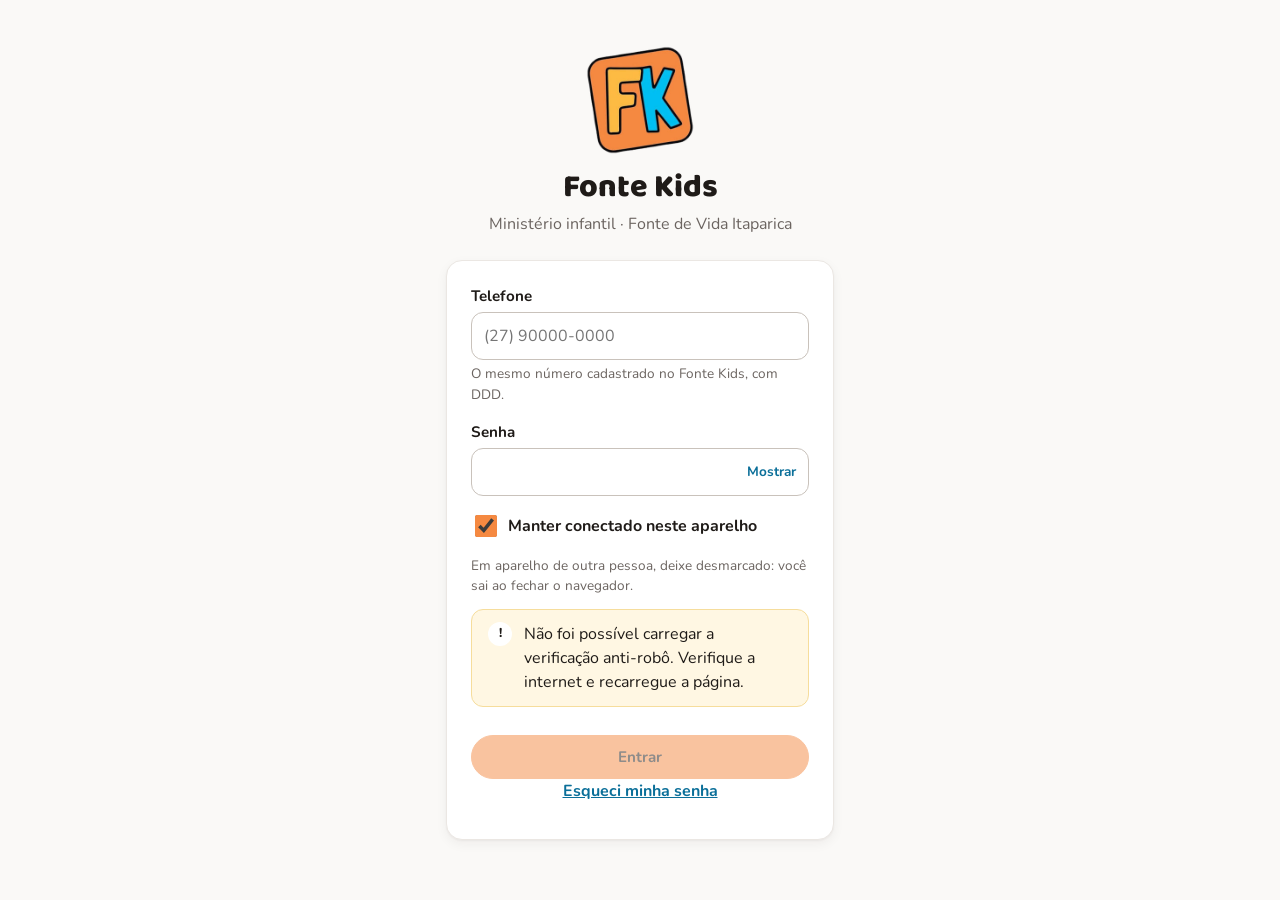
<file: app/index.html>
<!doctype html>
<html lang="pt-BR">
<head>
  <meta charset="utf-8">
  <meta name="viewport" content="width=device-width, initial-scale=1, viewport-fit=cover">
  <!-- Segurança: o app só fala com o próprio endereço, o Supabase, o Cloudinary
       (fotos) e o captcha da Cloudflare. Nada de scripts de terceiros.
       manifest/worker: só arquivos do próprio app (Etapa 6). -->
  <meta http-equiv="Content-Security-Policy" content="default-src 'self'; script-src 'self' https://challenges.cloudflare.com; style-src 'self'; font-src 'self'; img-src 'self' data: blob: https://res.cloudinary.com https://api.cloudinary.com; connect-src 'self' https://pnujayydfuimfhcgrxjo.supabase.co wss://pnujayydfuimfhcgrxjo.supabase.co; frame-src https://challenges.cloudflare.com; manifest-src 'self'; worker-src 'self'; object-src 'none'; base-uri 'self'; form-action 'self'">
  <meta name="referrer" content="no-referrer">
  <meta name="robots" content="noindex, nofollow">
  <meta name="theme-color" content="#f58941">
  <title>Fonte Kids</title>
  <link rel="manifest" href="manifest.webmanifest">
  <link rel="icon" type="image/png" sizes="32x32" href="img/icones/favicon-32.png">
  <link rel="icon" type="image/png" sizes="192x192" href="img/icones/icone-192.png">
  <link rel="apple-touch-icon" href="img/icones/apple-touch-icon-180.png">
  <meta name="apple-mobile-web-app-capable" content="yes">
  <meta name="mobile-web-app-capable" content="yes">
  <meta name="apple-mobile-web-app-title" content="Fonte Kids">
  <meta name="apple-mobile-web-app-status-bar-style" content="default">
  <link rel="preload" href="fonts/nunito-latin-400-normal.woff2" as="font" type="font/woff2" crossorigin>
  <link rel="preload" href="fonts/baloo-2-latin-800-normal.woff2" as="font" type="font/woff2" crossorigin>
  <link rel="stylesheet" href="css/tema.css">
  <link rel="stylesheet" href="css/componentes.css">
  <script src="vendor/supabase-2.118.0.js" defer></script>
  <script type="module" src="js/app.js"></script>
</head>
<body>
  <div id="app">
    <div class="carregando" role="status"><span class="girando" aria-hidden="true"></span>Carregando…</div>
  </div>
  <noscript><p class="centro">O Fonte Kids precisa do JavaScript ligado no navegador.</p></noscript>
</body>
</html>
</file>
<file: app/css/tema.css>
/* =====================================================================
   Fonte Kids – tema (cores, fontes, espaçamentos)
   Visual limpo (Etapa 7): fundo quase branco, cartões brancos, borda fina,
   sombra suave. Cores da logo como destaque: laranja = ação principal,
   azul = links/informação, amarelo = atenção, vermelho = alergia/erro.
   Fontes servidas pelo próprio app (sem Google Fonts: nenhum dado de
   acesso vai para terceiros).
   ===================================================================== */
@font-face { font-family: "Baloo 2"; font-weight: 700; font-display: swap; src: url("../fonts/baloo-2-latin-700-normal.woff2") format("woff2"); }
@font-face { font-family: "Baloo 2"; font-weight: 800; font-display: swap; src: url("../fonts/baloo-2-latin-800-normal.woff2") format("woff2"); }
@font-face { font-family: "Nunito"; font-weight: 400; font-display: swap; src: url("../fonts/nunito-latin-400-normal.woff2") format("woff2"); }
@font-face { font-family: "Nunito"; font-weight: 600; font-display: swap; src: url("../fonts/nunito-latin-600-normal.woff2") format("woff2"); }
@font-face { font-family: "Nunito"; font-weight: 700; font-display: swap; src: url("../fonts/nunito-latin-700-normal.woff2") format("woff2"); }
@font-face { font-family: "Nunito"; font-weight: 800; font-display: swap; src: url("../fonts/nunito-latin-800-normal.woff2") format("woff2"); }

:root {
  color-scheme: light;

  /* Marca (da logo) */
  --laranja: #f58941;
  --laranja-escuro: #b4500f;   /* laranja com contraste para texto */
  --laranja-claro: #fde6d6;
  --amarelo: #fdbb43;
  --amarelo-claro: #fff7e3;
  --amarelo-borda: #f6dd9c;
  --azul: #00bff3;
  --azul-texto: #0b6f99;       /* azul com contraste para texto/links */
  --azul-claro: #e6f6fd;
  --contorno: #1f1b18;         /* cor do texto escuro da logo */

  /* Destaque do departamento (Fonte Kids = laranja).
     No futuro app da igreja, cada departamento troca só estas 3:
     [data-departamento="outro"] { --destaque: …; --destaque-claro: …; --destaque-texto: …; } */
  --destaque: var(--laranja);
  --destaque-claro: var(--laranja-claro);
  --destaque-texto: var(--laranja-escuro);

  /* Neutros */
  --fundo: #faf9f7;
  --superficie: #ffffff;
  --texto: #1f1b18;
  --texto-suave: #6b6460;
  --texto-fraco: #a39b95;      /* só para ícones e setas, nunca para texto */
  --borda: #ebe7e3;
  --borda-suave: #f1eeea;
  --borda-campo: #c9c2bb;      /* borda de campos e botões de contorno */

  /* Estados */
  --sucesso: #1f8a4c;  --sucesso-claro: #e3f4e9;
  --atencao: #5c4a1c;  --atencao-claro: var(--amarelo-claro);
  --erro: #b3261e;     --erro-claro: #fdeceb;   --erro-borda: #f3c2be;

  /* Tipografia */
  --fonte-titulo: "Baloo 2", "Nunito", system-ui, sans-serif;
  --fonte-texto: "Nunito", system-ui, -apple-system, "Segoe UI", sans-serif;

  /* Forma: borda fina e sombra suave */
  --traco: 1px solid var(--borda);
  --raio: 16px;
  --raio-p: 12px;
  --sombra: 0 1px 2px rgba(31, 27, 24, .04), 0 4px 12px rgba(31, 27, 24, .05);
  --sombra-p: 0 1px 2px rgba(31, 27, 24, .05);
  --sombra-alta: 0 8px 28px rgba(31, 27, 24, .14);

  /* Espaços */
  --e1: 4px; --e2: 8px; --e3: 12px; --e4: 16px; --e5: 24px; --e6: 32px;
  --largura: 560px;
}

*, *::before, *::after { box-sizing: border-box; }
html { -webkit-text-size-adjust: 100%; }
body {
  margin: 0;
  min-height: 100dvh;
  background: var(--fundo);
  color: var(--texto);
  font-family: var(--fonte-texto);
  font-size: 16px;
  line-height: 1.5;
}
h1, h2, h3 { font-family: var(--fonte-titulo); line-height: 1.15; margin: 0 0 var(--e3); }
h1 { font-size: 1.7rem; font-weight: 800; }
h2 { font-size: 1.2rem; font-weight: 800; }
h3 { font-size: 1.05rem; font-weight: 700; }
p { margin: 0 0 var(--e3); }
a { color: var(--azul-texto); font-weight: 700; }
img { max-width: 100%; display: block; }
:focus-visible { outline: 3px solid var(--azul-texto); outline-offset: 2px; }
.so-leitor { position: absolute; width: 1px; height: 1px; overflow: hidden; clip: rect(0 0 0 0); white-space: nowrap; }

@media (prefers-reduced-motion: reduce) {
  * { animation: none !important; transition: none !important; }
}
</file>
<file: app/css/componentes.css>
/* =====================================================================
   Fonte Kids – componentes reutilizáveis
   ===================================================================== */

/* ---------- Estrutura ---------- */
.topo {
  display: flex; align-items: center; gap: var(--e3);
  min-height: 60px; padding: var(--e2) var(--e4);
  padding-top: calc(var(--e2) + env(safe-area-inset-top, 0px));
  background: var(--superficie);
  border-bottom: var(--traco);
  position: sticky; top: 0; z-index: 10;
}
.topo__marca { display: flex; align-items: center; color: var(--texto); text-decoration: none; flex: none; }
.topo__logo { width: 36px; height: 36px; }
.topo__nome { font-family: var(--fonte-titulo); font-weight: 800; font-size: 1.15rem; margin: 0; flex: 1; min-width: 0;
  overflow: hidden; text-overflow: ellipsis; white-space: nowrap; }
.topo__avatar { width: 38px; height: 38px; font-size: .85rem; text-decoration: none; flex: none; }
.topo__avatar[aria-current="page"] { box-shadow: 0 0 0 2px var(--superficie), 0 0 0 4px var(--destaque); }
.topo__avatar img { width: 100%; height: 100%; object-fit: cover; }

/* Barra de ícones: embaixo no celular, coluna à esquerda no computador */
.barra {
  position: fixed; left: 0; right: 0; bottom: 0; z-index: 30;
  display: flex; align-items: flex-start; justify-content: space-around;
  padding: 6px var(--e1) calc(6px + env(safe-area-inset-bottom, 0px));
  background: var(--superficie); border-top: var(--traco);
}
.barra__aba {
  flex: 1; min-width: 0; max-width: 120px; min-height: 52px;
  display: flex; flex-direction: column; align-items: center; justify-content: center; gap: 2px;
  color: var(--texto-suave); text-decoration: none; font: 600 .7rem var(--fonte-texto);
}
.barra__icone { position: relative; display: grid; place-items: center; width: 56px; height: 30px; border-radius: 999px; }
.barra__texto { overflow: hidden; text-overflow: ellipsis; white-space: nowrap; max-width: 100%; }
.barra__aba:hover .barra__icone { background: var(--fundo); }
.barra__aba[aria-current="page"] { color: var(--texto); font-weight: 800; }
.barra__aba[aria-current="page"] .barra__icone { background: var(--destaque-claro); }
.barra__contagem {
  position: absolute; top: -3px; right: 6px; min-width: 18px; height: 18px; padding: 0 4px;
  display: grid; place-items: center; border-radius: 999px; border: 2px solid var(--superficie);
  background: var(--destaque); color: var(--texto); font-size: .65rem; font-weight: 800; line-height: 1;
}
body.com-barra { padding-bottom: calc(68px + env(safe-area-inset-bottom, 0px)); }
body.com-barra .faixa-fixa--versao { bottom: calc(80px + env(safe-area-inset-bottom, 0px)); }
body.com-barra .toasts { bottom: calc(84px + env(safe-area-inset-bottom, 0px)); }
body.com-barra:has(.faixa-fixa--versao) .toasts { bottom: calc(150px + env(safe-area-inset-bottom, 0px)); }

@media (min-width: 900px) {
  body.com-barra { padding-bottom: 0; padding-left: 232px; }
  .barra {
    top: 0; right: auto; width: 232px; flex-direction: column; justify-content: flex-start; gap: var(--e1);
    padding: 76px var(--e3) var(--e4); border-top: 0; border-right: var(--traco);
  }
  .barra__aba { flex: none; max-width: none; min-height: 44px; flex-direction: row; justify-content: flex-start; gap: var(--e3);
    padding: 0 var(--e3) 0 var(--e1); border-radius: 999px; font-size: .95rem; }
  .barra__aba[aria-current="page"] { background: var(--destaque-claro); }
  .barra__icone { width: 36px; height: 36px; }
  .barra__aba[aria-current="page"] .barra__icone { background: transparent; }
  .barra__contagem { right: -4px; }
  body.com-barra .faixa-fixa--versao { bottom: calc(var(--e4) + env(safe-area-inset-bottom, 0px)); }
  body.com-barra .toasts { bottom: var(--e5); }
}

.conteudo {
  width: 100%; max-width: var(--largura);
  margin: 0 auto;
  padding: var(--e5) var(--e4) var(--e6);
}
.rodape { text-align: center; color: var(--texto-suave); font-size: .8rem; padding: var(--e4); }

/* Tela centralizada (login, 1º acesso) */
.tela-central {
  min-height: 100dvh;
  display: flex; flex-direction: column; justify-content: center;
  padding: var(--e5) var(--e4);
  max-width: 420px; margin: 0 auto;
}
.marca { text-align: center; margin-bottom: var(--e5); }
.marca img { width: 112px; height: 112px; margin: 0 auto var(--e2); }
.marca__titulo { font-family: var(--fonte-titulo); font-weight: 800; font-size: 2rem; margin: 0; }
.marca__sub { color: var(--texto-suave); margin: 0; }

/* ---------- Cartão ---------- */
.cartao {
  background: var(--superficie);
  border: var(--traco); border-radius: var(--raio);
  box-shadow: var(--sombra);
  padding: var(--e5);
  margin-bottom: var(--e4);
}
.cartao--laranja { background: var(--laranja-claro); }
.cartao--amarelo { background: var(--amarelo-claro); }
.cartao--azul    { background: var(--azul-claro); }

/* ---------- Botões ---------- */
.botao {
  display: inline-flex; align-items: center; justify-content: center; gap: var(--e2);
  min-height: 44px; padding: 0 var(--e4);
  font: 700 .95rem var(--fonte-texto);
  color: var(--texto);
  background: var(--superficie);
  border: 1px solid var(--borda-campo); border-radius: 999px;
  cursor: pointer; text-decoration: none;
  transition: background-color .12s, border-color .12s;
}
.botao:hover { background: var(--fundo); }
.botao:active { background: var(--borda-suave); }
.botao[disabled] { opacity: .5; cursor: not-allowed; }
/* Ação principal (uma por tela): cor do departamento, texto escuro (contraste) */
.botao--primario { background: var(--destaque); border-color: var(--destaque); color: var(--texto); }
.botao--primario:hover { background: var(--destaque); filter: brightness(.95); }
/* Ação secundária: só contorno */
.botao--secundario { border-color: var(--destaque); color: var(--destaque-texto); }
/* Informação (ex.: "Abrir", "Atualizar") */
.botao--azul { background: var(--azul-claro); border-color: var(--azul-claro); color: var(--azul-texto); }
.botao--azul:hover { background: #d3effb; }
.botao--perigo { background: var(--erro); border-color: var(--erro); color: #fff; }
.botao--perigo:hover { background: #9a1f18; }
.botao--texto { border-color: transparent; background: transparent; color: var(--azul-texto); padding: 0 var(--e2); }
.botao--texto:hover, .botao--texto:active { background: transparent; text-decoration: underline; }
.botao--largo { width: 100%; }
.botao--pequeno { min-height: 36px; padding: 0 var(--e3); font-size: .875rem; }
.botao .icone-linha { width: 18px; height: 18px; }

/* ---------- Formulários ---------- */
.campo { display: flex; flex-direction: column; gap: var(--e1); margin-bottom: var(--e4); }
.campo__rotulo { font-weight: 700; font-size: .95rem; }
.campo__ajuda { font-size: .85rem; color: var(--texto-suave); }
.campo__erro { font-size: .85rem; color: var(--erro); font-weight: 700; }
.entrada {
  min-height: 48px; width: 100%;
  padding: 0 var(--e3);
  font: 400 1rem var(--fonte-texto); color: var(--texto);
  background: var(--superficie);
  border: 1px solid var(--borda-campo); border-radius: var(--raio-p);
}
.entrada:focus { outline: none; border-color: var(--azul-texto); box-shadow: 0 0 0 3px var(--azul-claro); }
.entrada[aria-invalid="true"] { border-color: var(--erro); }
.senha-box { position: relative; }
.senha-box .entrada { padding-right: 76px; }
.senha-box .botao--texto { position: absolute; right: 4px; top: 50%; transform: translateY(-50%); min-height: 40px; font-size: .85rem; }
.marcar { display: flex; align-items: center; gap: var(--e2); font-weight: 700; cursor: pointer; margin-bottom: var(--e4); }
.marcar input { width: 22px; height: 22px; accent-color: var(--laranja); }

/* ---------- Avisos ---------- */
.aviso {
  display: flex; gap: var(--e3); align-items: flex-start;
  padding: var(--e3) var(--e4);
  border: 1px solid #c9ebf9; border-radius: var(--raio-p);
  margin-bottom: var(--e4);
  background: var(--azul-claro);
}
.aviso__icone { font-weight: 800; flex: none; width: 24px; height: 24px; border-radius: 50%; border: 0;
  display: grid; place-items: center; font-size: .8rem; background: var(--superficie); }
.aviso p { margin: 0; }
.aviso--sucesso { background: var(--sucesso-claro); border-color: #bfe3cc; }
.aviso--atencao { background: var(--atencao-claro); border-color: var(--amarelo-borda); }
.aviso--erro    { background: var(--erro-claro); border-color: var(--erro-borda); }

/* Mensagem rápida (toast) */
.toasts { position: fixed; left: 50%; bottom: var(--e5); transform: translateX(-50%);
  display: flex; flex-direction: column; gap: var(--e2); z-index: 100; width: min(92vw, 420px); }
.toasts .aviso { box-shadow: var(--sombra-alta); margin: 0; animation: subir .2s ease-out; }
@keyframes subir { from { opacity: 0; transform: translateY(8px); } to { opacity: 1; transform: none; } }

/* ---------- Etiquetas, listas, carregando ---------- */
.etiqueta { display: inline-flex; align-items: center; gap: var(--e1); padding: 2px 10px; border: 1px solid var(--amarelo-borda); border-radius: 999px;
  font-size: .8rem; font-weight: 700; line-height: 1.5; background: var(--amarelo-claro); color: var(--atencao); }
.etiqueta--azul { background: var(--azul-claro); border-color: #c9ebf9; color: var(--azul-texto); }
.etiqueta--laranja { background: var(--laranja-claro); border-color: #f9cfb2; color: #7a3a0e; }
.etiqueta--neutra { background: var(--fundo); border-color: var(--borda); color: var(--texto-suave); }
.etiqueta--sucesso { background: var(--sucesso-claro); border-color: #bfe3cc; color: #17663a; }
/* Alergia/cuidados: vermelha, sempre no topo da ficha */
.etiqueta--alergia { background: var(--erro-claro); border-color: var(--erro-borda); color: var(--erro); }
.etiqueta .icone-linha { width: 14px; height: 14px; }

.lista { list-style: none; margin: 0; padding: 0; display: flex; flex-direction: column; gap: var(--e2); }
.lista__item { display: flex; align-items: center; gap: var(--e3); padding: var(--e3);
  background: var(--superficie); border: var(--traco); border-radius: var(--raio-p); }
.avatar { width: 44px; height: 44px; border-radius: 50%; border: 0; flex: none;
  display: grid; place-items: center; font-weight: 700; background: var(--azul-claro); color: var(--azul-texto); overflow: hidden; }
.avatar img { width: 100%; height: 100%; object-fit: cover; }

.carregando { display: flex; align-items: center; justify-content: center; gap: var(--e3);
  padding: var(--e6); color: var(--texto-suave); font-weight: 700; }
.girando { width: 28px; height: 28px; border-radius: 50%; border: 3px solid var(--destaque-claro);
  border-top-color: var(--destaque); animation: girar .8s linear infinite; }
@keyframes girar { to { transform: rotate(360deg); } }

.grade { display: grid; gap: var(--e3); grid-template-columns: repeat(auto-fit, minmax(140px, 1fr)); }
.grade--tres { grid-template-columns: repeat(3, minmax(0, 1fr)); gap: var(--e2); }
.linha { display: flex; flex-wrap: wrap; gap: var(--e2); align-items: center; }
.amostra { height: 56px; border: var(--traco); color: var(--texto); border-radius: var(--raio-p); display: flex; align-items: flex-end;
  padding: var(--e1) var(--e2); font-size: .75rem; font-weight: 800; }
.separador { border: 0; border-top: 1px solid var(--borda); margin: var(--e5) 0; }
.centro { text-align: center; }
.suave { color: var(--texto-suave); }
.bg-laranja { background: var(--laranja); }
.bg-amarelo { background: var(--amarelo); }
.bg-azul { background: var(--azul); }
.bg-fundo { background: var(--fundo); }
.bg-contorno { background: var(--contorno); color: #fff; }

/* Verificação anti-robô (Turnstile) – reserva o espaço do quadro */
.captcha { min-height: 65px; display: flex; justify-content: center; margin: 0.25rem 0 0.75rem; }
.captcha .aviso { width: 100%; }

/* ---------- 1º acesso (Fase 10 · Etapa 3) ---------- */
[hidden] { display: none !important; }
.passo-rotulo { margin: 0; font-weight: 800; font-size: .8rem; letter-spacing: .04em; text-transform: uppercase; color: var(--destaque-texto); }
.termo-texto {
  max-height: 50vh; overflow-y: auto; white-space: pre-wrap; overflow-wrap: anywhere;
  padding: var(--e3); margin-bottom: var(--e2);
  background: var(--fundo); border: var(--traco); border-radius: var(--raio-p);
}
.termo-texto:focus { outline: 3px solid var(--azul-claro); }
select.entrada { cursor: pointer; }
.crianca-rel { margin-bottom: var(--e4); }
.crianca-rel .campo:last-child { margin-bottom: 0; }
.crianca-rel__nome { font-family: var(--fonte-titulo); font-weight: 800; font-size: 1.2rem; margin: 0 0 var(--e3); }

/* ---------- Casca: sino e menu (Fase 10 · Etapa 4) ---------- */
.icone { width: 24px; height: 24px; fill: currentColor; }
.botao-icone {
  position: relative; display: inline-grid; place-items: center;
  width: 44px; height: 44px; padding: 0;
  color: var(--texto); background: transparent;
  border: 0; border-radius: 999px;
  cursor: pointer;
}
.botao-icone:hover { background: var(--fundo); }
.botao-icone[aria-current="page"], .botao-icone[aria-expanded="true"] { background: var(--destaque-claro); }
.sino__contagem {
  position: absolute; top: -8px; right: -8px; min-width: 22px; height: 22px; padding: 0 5px;
  display: grid; place-items: center; border-radius: 999px; border: 2px solid var(--superficie);
  background: var(--destaque); color: var(--texto); font-size: .7rem; font-weight: 800; line-height: 1;
}
.menu {
  position: absolute; top: calc(100% + 6px); right: var(--e4);
  width: min(260px, calc(100vw - 32px));
  background: var(--superficie); border: var(--traco); border-radius: var(--raio); box-shadow: var(--sombra-alta);
  padding: var(--e2); z-index: 20;
}
.menu__lista { list-style: none; margin: 0; padding: 0; }
.menu__item {
  display: block; width: 100%; padding: var(--e3); border: 0; border-radius: var(--raio-p);
  background: none; text-align: left; font: 600 1rem var(--fonte-texto); color: var(--texto);
  text-decoration: none; cursor: pointer;
}
.menu__item:hover { background: var(--fundo); }
.menu__item[aria-current="page"] { background: var(--destaque-claro); }
.menu__item--sair { color: var(--erro); border-top: 1px solid var(--borda); border-radius: 0; margin-top: var(--e1); }

/* ---------- Início, perfil e notificações ---------- */
.cabecalho-tela { display: flex; flex-wrap: wrap; align-items: center; justify-content: space-between; gap: var(--e2); margin-bottom: var(--e3); }
.cabecalho-tela h1 { margin: 0; }
.atalho { display: flex; align-items: center; justify-content: space-between; gap: var(--e3); }
.atalho__titulo { margin: 0; }
.atalho__texto { margin: 0; }

.perfil-cabecalho { display: flex; align-items: center; gap: var(--e3); margin-bottom: var(--e4); }
.perfil-cabecalho__nome { font-family: var(--fonte-titulo); font-weight: 800; font-size: 1.3rem; margin: 0; overflow-wrap: anywhere; }
.avatar--grande { width: 64px; height: 64px; font-size: 1.3rem; }
.dados { margin: 0; display: grid; gap: var(--e1); }
.dados dt { font-weight: 800; font-size: .85rem; color: var(--texto-suave); margin-top: var(--e2); }
.dados dd { margin: 0; overflow-wrap: anywhere; }
.lista-simples { margin: 0; padding-left: 1.2em; }

.notif { padding: var(--e3) var(--e4); background: var(--superficie); border: var(--traco); border-radius: var(--raio-p); }
.notif--nova { background: var(--superficie); border-left-color: var(--borda); box-shadow: inset 4px 0 0 var(--destaque); }
.notif__topo { display: flex; align-items: flex-start; justify-content: space-between; gap: var(--e2); }
.notif__titulo { font-weight: 800; margin: 0; }
.notif__corpo { margin: var(--e1) 0 0; overflow-wrap: anywhere; }
.notif__quando { font-size: .8rem; color: var(--texto-suave); margin: var(--e1) 0 0; }
.notif .linha { margin-top: var(--e2); }

/* ---------- Gestão de logins (Fase 10 · Etapa 5A) ---------- */
.abas { display: flex; gap: var(--e2); flex-wrap: wrap; margin: var(--e4) 0; }
.aba {
  position: relative; min-height: 44px; padding: 0 var(--e4);
  font: 700 .9rem var(--fonte-texto); color: var(--texto-suave);
  background: var(--superficie); border: 1px solid var(--borda-campo); border-radius: 999px; cursor: pointer;
}
.aba[aria-selected="true"] { background: var(--destaque-claro); border-color: var(--destaque); color: var(--texto); }
.aba:focus-visible { outline: 3px solid var(--azul-texto); outline-offset: 2px; }
.aba__contagem { position: static; display: inline-grid; margin-left: var(--e2); vertical-align: middle; }
.aba__contagem[hidden] { display: none; }
.confirmacao { width: 100%; padding: var(--e3); background: var(--amarelo-claro); border: 1px solid var(--amarelo-borda); border-radius: var(--raio-p); }
.confirmacao p { margin: 0 0 var(--e2); }
.notif .etiqueta { margin-top: var(--e1); }
.progresso { width: 100%; height: 18px; accent-color: var(--destaque); }

/* ---------- Cadastros e ficha (Fase 10 · Etapa 5B) ---------- */
.lista__item--link { color: inherit; text-decoration: none; }
.lista__item--link:hover { background: var(--fundo); }
.lista__item--link:focus-visible { outline: 3px solid var(--azul-texto); outline-offset: 2px; }
.lista__texto { min-width: 0; flex: 1; }
.lista__texto .linha { margin-top: var(--e1); }
.avatar--foto { width: 96px; height: 96px; font-size: 1.6rem; }
.avatar--foto img { display: block; }
.perfil-cabecalho h1.perfil-cabecalho__nome { margin: 0; }
.botao--whatsapp { background: #1f8a4c; border-color: #1f8a4c; color: #fff; }
.botao--whatsapp:hover { background: #18703d; }

/* Foto ampliada (toque na foto) */
.avatar--ampliavel { cursor: zoom-in; }
.avatar--foto:focus-visible { outline: 3px solid var(--azul-texto); outline-offset: 2px; }
.foto-ampliada { border: var(--traco); border-radius: var(--raio); box-shadow: var(--sombra-alta); padding: var(--e4);
  background: var(--superficie); max-width: min(92vw, 440px); text-align: center; }
.foto-ampliada::backdrop { background: rgba(31, 27, 24, .75); }
.foto-ampliada img { display: block; width: 100%; height: auto; max-height: 70vh; object-fit: contain; border-radius: var(--raio-p); }
.foto-ampliada__nome { font-weight: 800; margin: var(--e3) 0; }

/* ---------- Janelinha de formulário (Etapa 5C: relação com a criança) ---------- */
.janela { border: var(--traco); border-radius: var(--raio); box-shadow: var(--sombra-alta); padding: var(--e4);
  width: min(92vw, 420px); background: var(--superficie); color: inherit; }
.janela::backdrop { background: rgba(31, 27, 24, .75); }
.janela h2 { margin-top: 0; }

/* ---------- Edição pelo responsável (Etapa 5C) ---------- */
textarea.entrada { min-height: 96px; padding-top: var(--e2); padding-bottom: var(--e2); resize: vertical; font: inherit; }
input[type="file"].entrada { padding: var(--e2); }
.previa-foto { overflow: hidden; }
.previa-foto img { width: 100%; height: 100%; object-fit: cover; }
.janela { max-height: 90vh; overflow-y: auto; }
.acoes-cartao { margin-top: var(--e3); }

/* ---------- Pendências de cadastro (Etapa 5D) ---------- */
.pendencias { display: flex; flex-direction: column; gap: var(--e3); }
.pendencias > .cartao { margin: 0; }
.pendencia__topo { justify-content: space-between; }
.pendencia__familia { margin: 0; font-size: 1.1rem; }
.pendencia .notif__corpo { margin: var(--e1) 0; }
.pendencia .acoes-cartao { margin-top: var(--e2); }
.para-completar .lista { margin-top: var(--e2); }

/* ---------- App instalável (Etapa 6) ---------- */
/* Convite "Instale o app na tela inicial" (abaixo da barra do topo) */
.instalar {
  display: flex; gap: var(--e3); align-items: flex-start;
  max-width: var(--largura); margin: var(--e4) auto 0; width: calc(100% - 2 * var(--e4));
  padding: var(--e3) var(--e4);
  background: var(--amarelo-claro); border: 1px solid var(--amarelo-borda); border-radius: var(--raio);
}
.instalar__icone { width: 48px; height: 48px; flex: none; }
.instalar__texto { flex: 1; min-width: 0; }
.instalar__titulo { font-size: 1.15rem; margin: 0 0 var(--e1); }
.instalar__sub { margin: 0 0 var(--e2); font-size: .95rem; }
.instalar__passos { margin: 0 0 var(--e2); padding-left: 1.3em; font-size: .95rem; }
.instalar__passos li { margin-bottom: var(--e1); }

/* Faixas fixas: versão nova (embaixo) e sem conexão (em cima) */
.faixa-fixa {
  position: fixed; left: 50%; transform: translateX(-50%); z-index: 90;
  width: min(92vw, 420px);
  display: flex; align-items: center; justify-content: space-between; gap: var(--e3);
  padding: var(--e2) var(--e3) var(--e2) var(--e4);
  border: var(--traco); border-radius: var(--raio-p); box-shadow: var(--sombra-alta);
  font-weight: 700;
}
.faixa-fixa p { margin: 0; }
.faixa-fixa--versao { bottom: calc(var(--e4) + env(safe-area-inset-bottom, 0px)); background: var(--azul-claro); animation: subir .2s ease-out; }
.faixa-fixa--offline { top: calc(var(--e2) + env(safe-area-inset-top, 0px)); background: var(--atencao-claro); font-size: .9rem; }
body:has(.faixa-fixa--versao) .toasts { bottom: calc(96px + env(safe-area-inset-bottom, 0px)); }

/* =====================================================================
   Visual novo (Fase 10 · Etapa 7) – componentes do painel e das listas
   ===================================================================== */

/* Ícones de linha fina (js/icones.js) */
.icone-linha { width: 22px; height: 22px; flex: none; fill: none; stroke: currentColor;
  stroke-width: 1.75; stroke-linecap: round; stroke-linejoin: round; }

/* Título de seção com link à direita ("Ver todos") */
.secao-titulo { display: flex; align-items: baseline; justify-content: space-between; gap: var(--e2); margin: var(--e5) 0 var(--e3); }
.secao-titulo h2 { margin: 0; font-size: 1.1rem; }
.secao-titulo a { font-size: .9rem; text-decoration: none; }

/* Cartões de número (Início) */
.numeros { display: grid; gap: var(--e3); grid-template-columns: repeat(2, minmax(0, 1fr)); }
.numero { display: flex; align-items: center; gap: var(--e3); padding: var(--e3) var(--e4);
  background: var(--superficie); border: var(--traco); border-radius: var(--raio); box-shadow: var(--sombra);
  color: var(--texto); text-decoration: none; font-weight: 400; }
a.numero:hover { background: var(--fundo); }
.numero__icone { width: 40px; height: 40px; border-radius: var(--raio-p); flex: none;
  display: grid; place-items: center; background: var(--azul-claro); color: var(--azul-texto); }
.numero__valor { display: block; font: 800 1.5rem/1.1 var(--fonte-titulo); }
.numero__rotulo { display: block; font-size: .85rem; color: var(--texto-suave); }
.numero--destaque .numero__icone { background: var(--destaque-claro); color: var(--destaque-texto); }
.numero--atencao { background: var(--amarelo-claro); border-color: var(--amarelo-borda); }
.numero--atencao .numero__icone { background: var(--amarelo); color: var(--texto); }
.numero--atencao .numero__rotulo { color: var(--atencao); }

/* Atalhos em grade de ícones */
.atalhos { display: grid; gap: var(--e2); grid-template-columns: repeat(4, minmax(0, 1fr)); }
.atalhos__item { display: flex; flex-direction: column; align-items: center; gap: 6px; text-align: center;
  color: var(--texto); text-decoration: none; font-size: .8rem; font-weight: 600; min-width: 0; overflow-wrap: anywhere; }
.atalhos__icone { width: 56px; height: 56px; border-radius: var(--raio); display: grid; place-items: center;
  background: var(--superficie); border: var(--traco); box-shadow: var(--sombra-p); }
.atalhos__item:hover .atalhos__icone { background: var(--fundo); }

/* Lista compacta: foto, nome, 1 linha, seta */
.lista-compacta { list-style: none; margin: 0; padding: 0; background: var(--superficie);
  border: var(--traco); border-radius: var(--raio); box-shadow: var(--sombra); overflow: hidden; }
.lista-compacta > li + li { border-top: 1px solid var(--borda-suave); }
.item-compacto { display: flex; align-items: center; gap: var(--e3); padding: 10px var(--e4); min-height: 60px;
  color: var(--texto); text-decoration: none; font-weight: 400; }
a.item-compacto:hover { background: var(--fundo); }
.item-compacto .avatar { width: 40px; height: 40px; font-size: .85rem; }
.item-compacto__texto { flex: 1; min-width: 0; }
.item-compacto__nome { display: block; font-weight: 700; overflow: hidden; text-overflow: ellipsis; white-space: nowrap; }
.item-compacto__linha { display: block; font-size: .85rem; color: var(--texto-suave); overflow: hidden; text-overflow: ellipsis; white-space: nowrap; }
.item-compacto__seta { color: var(--texto-fraco); width: 18px; height: 18px; }
.item-compacto__ponto { width: 8px; height: 8px; border-radius: 50%; flex: none; background: var(--destaque); }

/* Filtros em chips */
.chips { display: flex; gap: var(--e2); overflow-x: auto; padding-bottom: 2px; scrollbar-width: none; }
.chip { flex: none; min-height: 36px; padding: 0 14px; border-radius: 999px; cursor: pointer;
  font: 700 .875rem var(--fonte-texto); color: var(--texto-suave);
  background: var(--superficie); border: 1px solid var(--borda-campo); }
.chip[aria-pressed="true"], .chip[aria-selected="true"] { background: var(--destaque-claro); border-color: var(--destaque); color: var(--texto); }

/* Busca fixa no topo da lista */
.busca { position: sticky; top: 0; z-index: 5; padding: var(--e3) 0; background: var(--fundo); }
.busca__campo { display: flex; align-items: center; gap: var(--e2); min-height: 44px; padding: 0 var(--e4);
  background: var(--superficie); border: 1px solid var(--borda-campo); border-radius: 999px; color: var(--texto-suave); }
.busca__campo:focus-within { border-color: var(--azul-texto); box-shadow: 0 0 0 3px var(--azul-claro); }
.busca__campo input { flex: 1; min-width: 0; border: 0; outline: 0; background: transparent;
  font: 400 1rem var(--fonte-texto); color: var(--texto); }

/* Menu ⋯ nos cartões */
.mais-acoes { position: relative; }
.mais-acoes__botao { width: 40px; height: 40px; }
.mais-acoes .menu { right: 0; top: calc(100% + 4px); }

/* Cartão de destaque (algo a completar) */
.cartao--atencao { background: var(--amarelo-claro); border-color: var(--amarelo-borda); }
.cartao--compacto { padding: var(--e3) var(--e4); display: flex; align-items: center; gap: var(--e3); }
.cartao--compacto > .numero__icone { background: var(--amarelo); color: var(--texto); }

/* Utilidades (a CSP não permite style="…": usar classes) */
.item-compacto__ponto--lido { background: transparent; }
.flex-1 { flex: 1; min-width: 0; }
.mt-3 { margin-top: var(--e3); }
.mt-5 { margin-top: var(--e5); }
.linha--entre { justify-content: space-between; }
.amostra--destaque { background: var(--destaque); }
.amostra--azul { background: var(--azul-claro); }
.amostra--amarelo { background: var(--amarelo); }
.amostra--erro { background: var(--erro-claro); }
.amostra--fundo { background: var(--fundo); }
.amostra--cartao { background: var(--superficie); }

/* Conteúdo recebe foco ao trocar de tela (leitor de tela); sem contorno visível */
#principal:focus { outline: none; }

/* Início (Etapa 7) */
.saudacao { margin-bottom: var(--e4); }
.saudacao h1 { margin: 0; }
.saudacao p { margin: 2px 0 0; }
.saudacao + .cartao { margin-bottom: var(--e4); }
.numeros--tres { grid-template-columns: repeat(3, minmax(0, 1fr)); }
.numeros--tres .numero { flex-direction: column; align-items: flex-start; gap: var(--e2); padding: var(--e3); }

/* Listas da recepção/cadastros (Etapa 7) */
.resumo-lista { margin: 0 0 var(--e2); font-size: .85rem; color: var(--texto-suave); }
.item-compacto__etiquetas { display: flex; gap: var(--e1); flex: none; }
.abas { margin: var(--e2) 0 0; }
.abas + section .busca { padding-top: var(--e3); }

/* Ficha (Etapa 7) */
.voltar { margin: 0 0 var(--e2); }
.voltar .botao { padding-left: 0; }
.ficha-cabecalho { display: flex; align-items: center; gap: var(--e4); margin-bottom: var(--e4); }
.ficha-cabecalho .avatar--foto { width: 88px; height: 88px; }
.ficha-cabecalho .item-compacto__linha { white-space: normal; }
.cuidados { display: flex; gap: var(--e3); align-items: flex-start; padding: var(--e3) var(--e4); margin-bottom: var(--e4);
  background: var(--erro-claro); border: 1px solid var(--erro-borda); border-radius: var(--raio); color: var(--erro); }
.cuidados p { margin: 2px 0 0; color: var(--texto); overflow-wrap: anywhere; }
.secao-lista { margin-bottom: var(--e4); }
.secao-lista .secao-titulo { margin-top: var(--e4); }
.botao-icone--whatsapp { width: 40px; height: 40px; flex: none; background: #e3f4e9; color: #17663a; }
.botao-icone--whatsapp:hover { background: #cdebd8; }
.mt-2 { margin-top: var(--e2); }
.sem-margem { margin: 0; }
.menu__item--perigo { color: var(--erro); }
.mais-acoes .menu { width: max-content; min-width: 180px; max-width: calc(100vw - 32px); }
.cartao--crianca { padding: var(--e4); }
.cartao--crianca .ficha-cabecalho { align-items: flex-start; margin-bottom: var(--e3); }
.cartao--crianca .ficha-cabecalho .avatar--foto { width: 72px; height: 72px; }
.item-compacto__linha--quebra { white-space: normal; }
.mt-1 { margin-top: var(--e1); }
.para-completar .lista { gap: var(--e3); }
.pendencia-item { padding-top: var(--e3); border-top: 1px solid var(--amarelo-borda); }
.pendencia-item:first-child { padding-top: 0; border-top: 0; }
.pendencia-item .acoes-cartao { margin-top: var(--e2); }

/* Pendências (Etapa 7) */
.cartao--pendencias { padding: var(--e3) var(--e4); margin: 0; }
.pendencia__familia-link { display: flex; align-items: center; justify-content: space-between; gap: var(--e2);
  color: var(--texto); text-decoration: none; padding-bottom: var(--e2); border-bottom: 1px solid var(--borda-suave); }
.pendencia__familia { font: 800 1.05rem var(--fonte-titulo); }
.lista-pendencias { list-style: none; margin: 0; padding: 0; }
.lista-pendencias > .pendencia { padding: var(--e3) 0; }
.lista-pendencias > .pendencia + .pendencia { border-top: 1px solid var(--borda-suave); }
.lista-pendencias > .pendencia:last-child { padding-bottom: 0; }
.pendencia__linha { display: flex; align-items: flex-start; gap: var(--e3); }
.pendencia .notif__corpo { margin: var(--e1) 0 0; font-size: .95rem; }
.pendencia .linha a { font-size: .95rem; }

/* Check-in – Entrada (Fase 5 · 5B) */
.resultados-checkin { margin-top: var(--e2); }
.cartao--familia-checkin { padding: var(--e4); }
.familia-checkin__topo { display: flex; flex-direction: column; gap: 2px; padding-bottom: var(--e2); border-bottom: 1px solid var(--borda-suave); }
.familia-checkin__nome { font: 800 1.05rem var(--fonte-titulo); }
.lista-checkin { list-style: none; margin: 0; padding: 0; }
.checkin-crianca { padding: var(--e3) 0; }
.checkin-crianca + .checkin-crianca { border-top: 1px solid var(--borda-suave); }
.checkin-crianca__linha { display: flex; align-items: center; gap: var(--e3); }
.checkin-crianca__linha--marcavel { cursor: pointer; }
.checkin-crianca__linha .item-compacto__nome { white-space: normal; }
.checkin-crianca__caixa { width: 24px; height: 24px; flex: none; accent-color: var(--destaque); }
.checkin-alergia { display: flex; gap: var(--e2); align-items: flex-start; margin-top: var(--e2); padding: var(--e2) var(--e3);
  background: var(--erro-claro); border: 1px solid var(--erro-borda); border-radius: var(--raio-p); color: var(--erro); font-size: .9rem; overflow-wrap: anywhere; }
.checkin-alergia .icone-linha { width: 18px; height: 18px; flex: none; margin-top: 2px; }
.checkin-alergia span { color: var(--texto); }
.checkin-alergia strong { color: var(--erro); }
.checkin-pendencias { margin-top: var(--e3); padding: var(--e3); background: var(--amarelo-claro);
  border: 1px solid var(--amarelo-borda); border-radius: var(--raio-p); }
.checkin-pendencias .lista-pendencias > .pendencia { padding: var(--e2) 0 0; }
.checkin-pendencias .icone-linha { width: 18px; height: 18px; }
.codigo-mini { flex: none; padding: 4px 10px; border-radius: var(--raio-p); background: var(--sucesso-claro); color: #17663a;
  font: 800 1rem/1.2 var(--fonte-titulo); letter-spacing: .12em; }
.lista-codigos { list-style: none; margin: var(--e4) 0 0; padding: 0; }
.cartao--codigo { display: flex; align-items: center; gap: var(--e3); padding: var(--e4); }
.cartao-codigo__nome { display: block; font: 800 1.1rem var(--fonte-titulo); overflow-wrap: anywhere; }
.codigo-grande { flex: none; padding: var(--e2) var(--e3); border: 2px solid var(--destaque); border-radius: var(--raio-p);
  background: var(--destaque-claro); font: 800 2rem/1 var(--fonte-titulo); letter-spacing: .15em; }

/* Início: cartão "Check-in" em dia de culto e códigos do responsável (5B) */
.cartao--checkin-hoje { display: flex; align-items: center; gap: var(--e3); padding: var(--e4); background: var(--destaque-claro); border-color: #f9cfb2; }
.cartao--checkin-hoje .numero__icone { background: var(--destaque); color: var(--texto); }
.cartao--checkin-hoje strong { font: 800 1.15rem var(--fonte-titulo); }
.codigos-hoje { list-style: none; margin: 0; padding: 0; }
.codigos-hoje > li { display: flex; align-items: center; gap: var(--e3); padding: var(--e2) 0; }
.codigos-hoje > li + li { border-top: 1px solid var(--borda-suave); }

/* Check-in – Presentes (Fase 5 · 5C) */
.presentes__sala { padding: var(--e4); }
.presentes__topo { display: flex; flex-wrap: wrap; align-items: center; gap: var(--e2); padding-bottom: var(--e2); border-bottom: 1px solid var(--borda-suave); }
.presentes__titulo { margin: 0; flex: 1; font: 800 1.1rem var(--fonte-titulo); }
.presentes__acoes { padding-left: 56px; }
.presentes__acoes .icone-linha { width: 16px; height: 16px; }
.checkin-crianca--saiu { opacity: .6; }
.checkin-crianca--saiu .codigo-mini { background: var(--fundo); color: var(--texto-suave); }

/* Link do telão (5C) */
.cartao--link-telao { padding: var(--e4); border-color: var(--amarelo-borda); }
.lista-passos { margin: var(--e2) 0 0; padding-left: 1.3em; }
.lista-passos li + li { margin-top: var(--e1); }

/* Tela do telão (5C): tela cheia, letras grandes, fundo escuro para projetar */
body.modo-telao { background: #14110f; }
.telao { min-height: 100dvh; padding: 2vw 3vw; color: #fff; background: #14110f; }
.telao__topo { display: flex; align-items: center; gap: 1.5vw; padding-bottom: 1.5vw; border-bottom: 2px solid #3a332e; }
.telao__logo { width: clamp(48px, 5vw, 96px); height: auto; }
.telao__titulo { flex: 1; margin: 0; font: 800 clamp(1.6rem, 3.2vw, 3.4rem)/1.1 var(--fonte-titulo); color: #fff; }
.telao__relogio { font: 800 clamp(1.4rem, 2.6vw, 2.8rem) var(--fonte-titulo); color: var(--amarelo); }
.telao__som { background: transparent; color: #fff; border-color: #6b625b; }
.telao__situacao { min-height: 1.5em; margin: 1vw 0 0; color: var(--amarelo); font-size: clamp(1rem, 1.4vw, 1.5rem); }
.telao__lista { display: grid; gap: 1.5vw; margin-top: 1vw; }
.telao__vazio { margin: 8vh 0 0; text-align: center; color: #b9b0a8; font: 700 clamp(1.4rem, 2.6vw, 2.6rem) var(--fonte-titulo); }
.telao__chamada { display: flex; align-items: center; gap: 2vw; padding: 1.6vw 2vw; background: #231e1a;
  border: 3px solid var(--laranja); border-radius: 20px; }
.telao__chamada--nova { animation: telao-pisca 1s ease-in-out 4; }
@keyframes telao-pisca { 50% { background: #5a3216; } }
@media (prefers-reduced-motion: reduce) { .telao__chamada--nova { animation: none; } }
.telao__dados { flex: 1; min-width: 0; }
.telao__dados p { margin: 0; overflow-wrap: anywhere; }
.telao__crianca { font: 800 clamp(2rem, 4.4vw, 5rem)/1.05 var(--fonte-titulo); color: #fff; }
.telao__dados .telao__responsavel { margin-top: .4vw; font-size: clamp(1.2rem, 2.2vw, 2.4rem); color: #e8e1db; }
.telao__responsavel strong { color: #fff; }
.telao__dados .telao__sala { margin-top: .3vw; font-size: clamp(1.1rem, 1.9vw, 2rem); color: var(--azul); font-weight: 800; }
.telao__codigo-caixa { display: flex; flex-direction: column; align-items: center; padding: 1vw 1.6vw; border-radius: 16px; background: var(--amarelo); color: #1f1b18; }
.telao__codigo-rotulo { font-weight: 800; font-size: clamp(.9rem, 1.2vw, 1.3rem); text-transform: uppercase; letter-spacing: .08em; }
.telao__codigo { font: 800 clamp(2.4rem, 5vw, 5.6rem)/1 var(--fonte-titulo); letter-spacing: .15em; }
.telao__anunciado { min-height: clamp(48px, 5vw, 80px); padding: 0 2vw; font-size: clamp(1rem, 1.6vw, 1.8rem); }
@media (max-width: 700px) {
  .telao__chamada { flex-wrap: wrap; }
  .telao__anunciado { width: 100%; }
}
/* Avisos no telão (ex.: link trocado): texto escuro, legível no fundo claro do aviso */
.telao .aviso { color: var(--texto); font-size: clamp(1rem, 1.6vw, 1.6rem); }

/* Fase 6: topo de cartão com ⋯ sempre no canto direito (o menu abre para a esquerda) */
.cartao-topo { display: flex; align-items: flex-start; gap: var(--e2); }
.cartao-topo > .flex-1 { min-width: 0; }
.cartao-topo > .mais-acoes { flex: none; margin-top: -8px; }

/* Fase 7 – enquetes e avisos */
.enquete-opcoes { border: 0; padding: 0; margin: 0 0 var(--e2); min-width: 0; }
.enquete-opcoes .marcar { margin-bottom: var(--e3); font-weight: 600; }
.resultado-enquete { list-style: none; padding: 0; margin: var(--e3) 0 0; }
.resultado-enquete li { margin-bottom: var(--e3); }
.barra-voto { display: block; width: 100%; height: 10px; margin-top: var(--e1); border: 0; border-radius: 999px;
  background: var(--borda-suave); overflow: hidden; -webkit-appearance: none; appearance: none; }
.barra-voto::-webkit-progress-bar { background: var(--borda-suave); border-radius: 999px; }
.barra-voto::-webkit-progress-value { background: var(--destaque); border-radius: 999px; }
.barra-voto::-moz-progress-bar { background: var(--destaque); border-radius: 999px; }
a.cartao.item-compacto { text-decoration: none; color: inherit; }

/* Fase 8 – eventos */
.texto-livre { white-space: pre-wrap; overflow-wrap: anywhere; margin-bottom: 0; }
.acoes-crianca { padding: 0 var(--e3) var(--e3); }

/* Fase 9 – indicadores e relatórios */
.ind-nav { display: flex; align-items: center; justify-content: space-between; gap: var(--e2); margin: var(--e3) 0;
  padding: var(--e1); background: var(--superficie); border: 1px solid var(--borda); border-radius: var(--raio-p); }
.ind-nav__texto { flex: 1; text-align: center; font: 800 1.05rem var(--fonte-titulo); }
.ind-nav__vazio { visibility: hidden; }
.ind-var { display: block; margin-top: 2px; font-size: .78rem; font-weight: 700; color: var(--texto-suave); }
.ind-var--sobe { color: var(--sucesso); }
.ind-var--desce { color: var(--erro); }
.ind-nota { font-size: .85rem; margin: var(--e2) 0 0; }
.ind-lista { list-style: none; margin: 0; padding: var(--e3) var(--e4); }
.cartao .ind-lista, .ind-lista.mt-2 { padding: 0; }
.ind-linha { display: grid; grid-template-columns: minmax(0, 8.5rem) minmax(60px, 1fr); gap: 2px var(--e3); align-items: center; padding: 6px 0; }
.ind-linha + .ind-linha { border-top: 1px solid var(--borda-suave); }
.ind-linha__rotulo { font-weight: 700; font-size: .9rem; overflow-wrap: anywhere; }
.ind-linha__barra { margin-top: 0; }
.ind-linha__valor { grid-column: 1 / -1; font-size: .82rem; color: var(--texto-suave); }
@media (min-width: 560px) {
  .ind-linha { grid-template-columns: minmax(0, 9rem) minmax(80px, 1fr) minmax(0, auto); }
  .ind-linha__valor { grid-column: auto; text-align: right; }
}
.relatorio__topo { display: flex; align-items: center; gap: var(--e3); margin: var(--e4) 0; }
.relatorio__logo { width: 56px; height: 56px; object-fit: contain; }
.relatorio h2 { margin-top: var(--e5); }
.tabela-relatorio { width: 100%; border-collapse: collapse; background: var(--superficie); font-size: .92rem; }
.tabela-relatorio th, .tabela-relatorio td { padding: 8px 10px; border-bottom: 1px solid var(--borda-suave); text-align: left; }
.tabela-relatorio thead th { font-size: .8rem; color: var(--texto-suave); border-bottom-color: var(--borda); }
.tabela-relatorio tbody th { font-weight: 600; }
.tabela-relatorio .numero-celula { text-align: right; white-space: nowrap; }
.previa-escala { display: block; width: 100%; height: auto; max-height: 55vh; object-fit: contain; border: 1px solid var(--borda); border-radius: var(--raio-p); background: #eef2f7; }

@media print {
  .topo, .barra, .rodape, .faixa-fixa, .toasts, .instalar, .nao-imprimir { display: none !important; }
  body, body.com-barra { padding: 0; background: #fff; }
  .conteudo { max-width: none; padding: 0; }
  .relatorio h2 { break-after: avoid; }
  .tabela-relatorio { break-inside: avoid; }
}
.cartao--indicador > .numero__icone { background: var(--azul-claro); color: var(--azul-texto); }

/* Fase 11 – etiquetas da QL-800 (rolo 62 mm contínuo) e estação de etiquetas */
.etq { box-sizing: border-box; width: 62mm; padding: 2mm 3mm; overflow: hidden; background: #fff; color: #000;
  font-family: Arial, Helvetica, sans-serif; line-height: 1.1; break-after: page; page-break-after: always; }
.etq--crianca { height: 40mm; page: etq-crianca; display: flex; flex-direction: column; }
.etq--resp-1 { height: 40mm; page: etq-resp-1; }
.etq--resp-2 { height: 50mm; page: etq-resp-2; }
.etq--resp-3 { height: 60mm; page: etq-resp-3; }
.etq--resp-4 { height: 70mm; page: etq-resp-4; }
.etq--resp-5 { height: 80mm; page: etq-resp-5; }
.etq--resp-6 { height: 90mm; page: etq-resp-6; }
.etq__topo { display: flex; justify-content: space-between; gap: 2mm; font-size: 7pt; font-weight: 700; letter-spacing: .02em;
  border-bottom: .3mm solid #000; padding-bottom: .8mm; }
.etq__nome { margin-top: 1mm; font-size: 16pt; font-weight: 700; white-space: nowrap; overflow: hidden; text-overflow: ellipsis; }
.etq__sala { font-size: 9pt; margin-top: .5mm; }
.etq__codigo { margin-top: auto; font: 700 24pt/1 "Courier New", Courier, monospace; letter-spacing: 1.5mm; text-align: center; }
.etq__alergia { margin-top: 1mm; padding: .6mm 1mm; background: #000; color: #fff; font-size: 8pt; font-weight: 700; text-align: center;
  -webkit-print-color-adjust: exact; print-color-adjust: exact; }
.etq__responsavel { margin-top: .8mm; font-size: 8pt; text-align: center; white-space: nowrap; overflow: hidden; text-overflow: ellipsis; }
.etq__lista { list-style: none; margin: 1.5mm 0 0; padding: 0; }
.etq__linha { display: grid; grid-template-columns: minmax(0, 1fr) auto auto; align-items: baseline; gap: 2mm; height: 10mm; }
.etq__linha + .etq__linha { border-top: .2mm dashed #000; }
.etq__linha-nome { font-size: 11pt; font-weight: 700; white-space: nowrap; overflow: hidden; text-overflow: ellipsis; }
.etq__linha-sala { font-size: 7pt; }
.etq__linha-codigo { font: 700 16pt/1 "Courier New", Courier, monospace; letter-spacing: .8mm; }
.etq__rodape { margin-top: 1mm; font-size: 7pt; text-align: center; }
.etq:last-child { break-after: auto; page-break-after: auto; }
.folha-etiquetas { display: none; }
@page etq-crianca { size: 62mm 40mm; margin: 0; }
@page etq-resp-1 { size: 62mm 40mm; margin: 0; }
@page etq-resp-2 { size: 62mm 50mm; margin: 0; }
@page etq-resp-3 { size: 62mm 60mm; margin: 0; }
@page etq-resp-4 { size: 62mm 70mm; margin: 0; }
@page etq-resp-5 { size: 62mm 80mm; margin: 0; }
@page etq-resp-6 { size: 62mm 90mm; margin: 0; }
@media print {
  body.modo-etiqueta { padding: 0; margin: 0; background: #fff; }
  body.modo-etiqueta > :not(.folha-etiquetas) { display: none !important; }
  body.modo-etiqueta .folha-etiquetas { display: block; }
}
/* prévia na tela da estação (mesmo desenho do papel) */
.previa-etiquetas { display: flex; flex-wrap: wrap; gap: var(--e3); margin-top: var(--e3); }
.previa-etiquetas .etq { border: 1px solid var(--borda); border-radius: 4px; box-shadow: var(--sombra-p); }
.estacao-status { display: flex; align-items: center; gap: var(--e2); }
.estacao-status__ponto { width: 12px; height: 12px; border-radius: 50%; background: var(--texto-fraco); flex: none; }
.estacao-status__ponto--no-ar { background: var(--sucesso); }
.estacao-status__ponto--erro { background: var(--erro); }
.lista-fila { list-style: none; margin: var(--e3) 0 0; padding: 0; }
.lista-fila > li { display: flex; align-items: center; gap: var(--e3); padding: var(--e2) 0; }
.lista-fila > li + li { border-top: 1px solid var(--borda-suave); }
.lista-fila__texto { flex: 1; min-width: 0; }
.lista-fila__nome { display: block; font-weight: 700; overflow-wrap: anywhere; }
.etiquetas-checkin { margin-top: var(--e3); }

/* Aniversariantes do mês (Fase 13): dia em destaque à esquerda */
.aniv-dia { display: flex; flex-direction: column; align-items: center; justify-content: center; flex: none;
  width: 44px; height: 44px; border-radius: 12px; background: var(--fundo); border: var(--traco); line-height: 1; }
.aniv-dia__numero { font: 800 1.05rem var(--fonte-titulo); }
.aniv-dia__semana { font-size: .7rem; color: var(--texto-suave); margin-top: 2px; }
.aniv-hoje { background: var(--laranja-claro); }
.aniv-hoje .aniv-dia { background: var(--superficie); border-color: #f9cfb2; }
</file>
